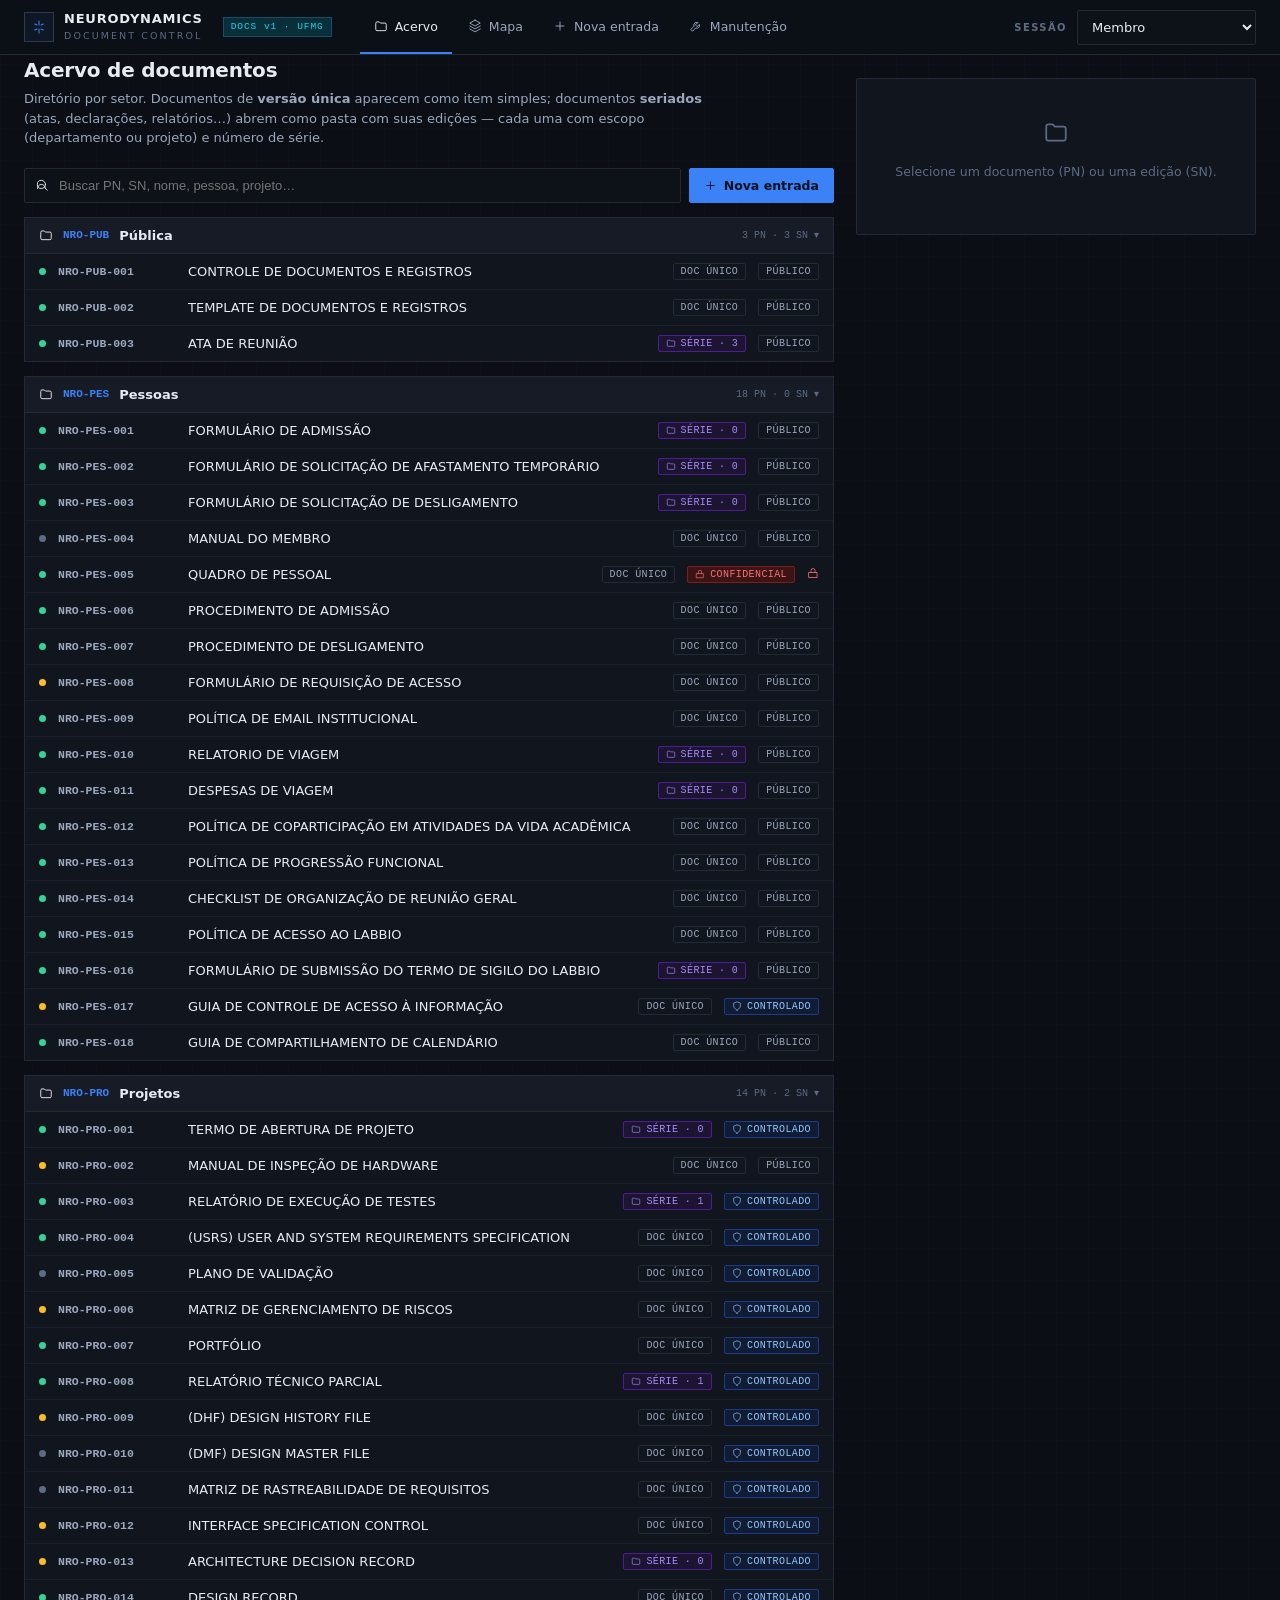
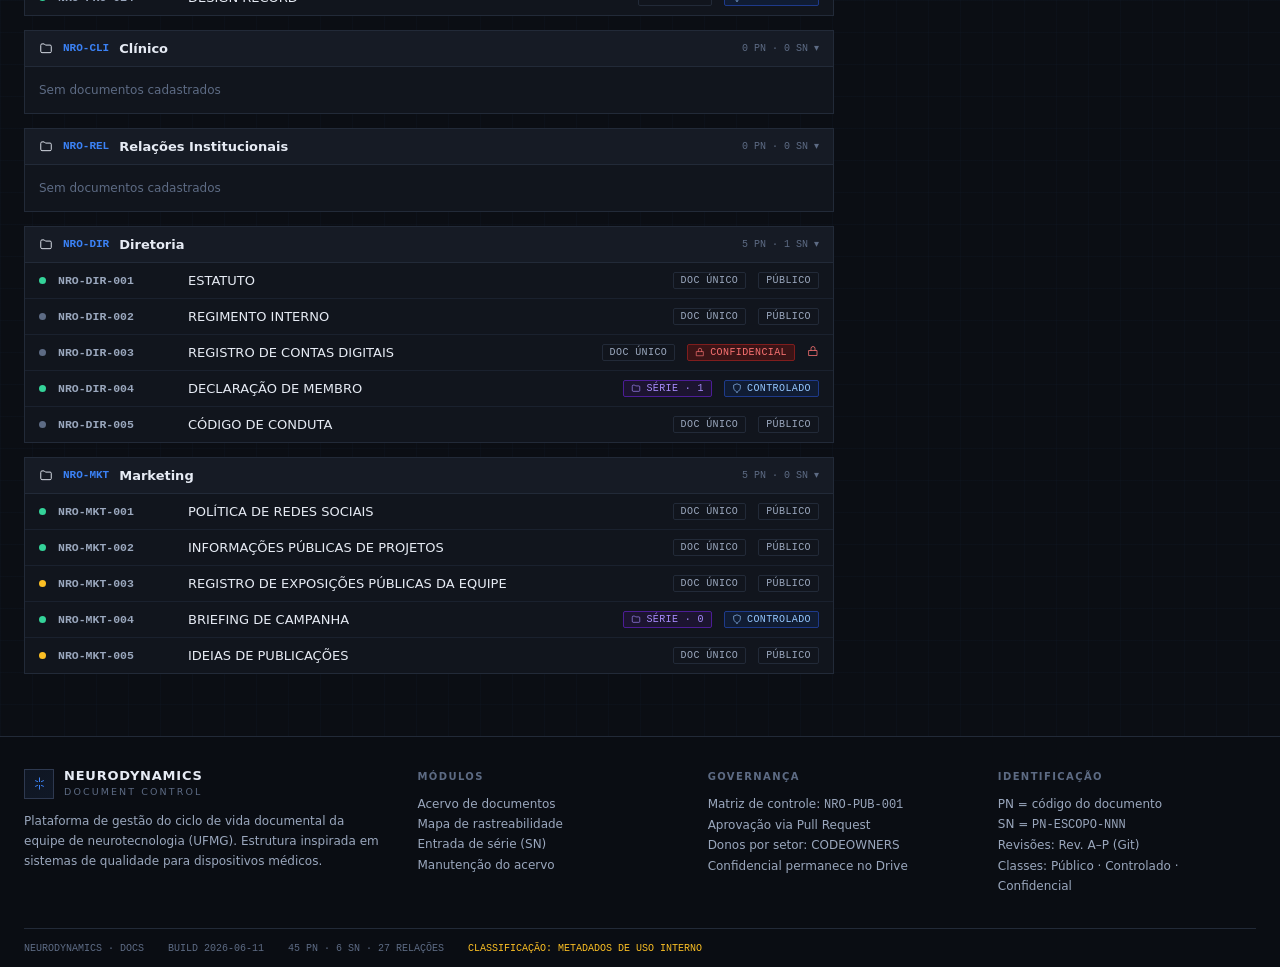
<file: catalogo/index.html>
<!DOCTYPE html>
<html lang="pt-BR">
<head>
<meta charset="UTF-8"/>
<meta name="viewport" content="width=device-width, initial-scale=1.0"/>
<title>Neurodynamics · DOCS</title>
<link rel="stylesheet" href="brand.css"/>
<style>
  /* ---- app-specific (sobre o brand.css) ---- */
  main{padding:28px 0;min-height:60vh}
  .cols{display:grid;gap:22px;grid-template-columns:1fr 400px}
  @media(max-width:1000px){.cols{grid-template-columns:1fr}}
  .sticky{position:sticky;top:78px;align-self:start;max-height:calc(100vh - 100px);overflow:auto}

  /* acervo: pastas */
  .folder{margin-bottom:14px}
  .fhead{display:flex;align-items:center;gap:10px;width:100%;text-align:left;background:var(--panel2);
    border:1px solid var(--line);padding:10px 14px;color:var(--t1)}
  .fhead:hover{border-color:var(--line2)}
  .fhead .fcode{font-family:var(--mono);font-size:11px;font-weight:600;color:var(--accent)}
  .fhead .fname{font-weight:600;font-size:13px}
  .fhead .fmeta{margin-left:auto;font-family:var(--mono);font-size:10px;color:var(--t3)}
  .fbody{border:1px solid var(--line);border-top:0;background:var(--panel)}
  .pnrow{display:flex;align-items:center;gap:12px;width:100%;text-align:left;background:transparent;border:0;
    border-bottom:1px solid #1a212e;padding:9px 14px;color:var(--t1)}
  .pnrow:last-child{border-bottom:0}
  .pnrow:hover{background:var(--panel2)}
  .pnrow.sel{background:#13203a;box-shadow:inset 2px 0 0 var(--accent)}
  .pnrow .code{width:118px;flex-shrink:0;font-family:var(--mono);font-size:11.5px;font-weight:600;color:var(--t2)}
  .pnrow .name{flex:1;font-size:13px;overflow:hidden;text-overflow:ellipsis;white-space:nowrap}
  .snrow{display:flex;align-items:center;gap:10px;width:100%;text-align:left;background:var(--inset);border:0;
    border-bottom:1px solid #161d29;padding:7px 14px 7px 34px;color:var(--t2);font-size:12px}
  .snrow:hover{background:#101622;color:var(--t1)}
  .snrow.sel{background:#13203a;color:var(--t1);box-shadow:inset 2px 0 0 var(--cyan)}
  .snrow .sn{font-family:var(--mono);font-size:11px;color:var(--cyan);width:208px;flex-shrink:0}
  .snrow .st{flex:1;overflow:hidden;text-overflow:ellipsis;white-space:nowrap}
  .tools{display:flex;gap:8px;flex-wrap:wrap;margin-bottom:14px}

  /* mapa */
  .lane{margin-bottom:14px}
  .nodes{display:grid;gap:8px;grid-template-columns:repeat(3,1fr);padding:12px}
  @media(max-width:620px){.nodes{grid-template-columns:1fr 1fr}}
  .node{border:1px solid var(--line);background:var(--inset);padding:9px;text-align:left;color:var(--t1)}
  .node:hover{border-color:var(--line2)}
  .node.sel{border-color:var(--accent);background:#13203a}
  .node.dim{opacity:.28}
  .node .nc{display:flex;justify-content:space-between;align-items:center}
  .node .ncode{font-family:var(--mono);font-size:10.5px;font-weight:600;color:var(--t3)}
  .node .nname{font-size:11.5px;margin-top:4px;line-height:1.35;color:var(--t2);
    display:-webkit-box;-webkit-line-clamp:2;-webkit-box-orient:vertical;overflow:hidden}
  .relgrp{margin-top:14px}
  .rrow{display:flex;align-items:center;gap:8px;width:100%;text-align:left;background:var(--inset);
    border:1px solid var(--line);padding:7px 9px;margin-top:4px;color:var(--t2);font-size:12px}
  .rrow:hover{border-color:var(--line2);color:var(--t1)}
  .rrow .rc{font-family:var(--mono);font-size:10.5px;font-weight:600;color:var(--t3)}

  /* entrada (wizard) */
  .wstep{counter-increment:step;margin-bottom:18px}
  .wstep .whead{display:flex;align-items:center;gap:10px;margin-bottom:10px}
  .wstep .wnum{width:22px;height:22px;display:grid;place-items:center;border:1px solid var(--line2);
    font-family:var(--mono);font-size:11px;color:var(--accent)}
  .snpreview{font-family:var(--mono);font-size:15px;color:var(--cyan);letter-spacing:.04em;
    background:var(--inset);border:1px dashed #164e63;padding:10px 14px;margin:6px 0 2px}
  .paper{background:#f5f6f8;color:#10151d;border:1px solid var(--line);padding:34px 38px;font-size:12.5px;line-height:1.65}
  .paper .phead{display:flex;justify-content:space-between;border-bottom:2px solid #10151d;padding-bottom:10px;margin-bottom:18px}
  .paper .phead .pl b{font-size:14px;letter-spacing:.08em}
  .paper .phead .pl span{display:block;font-size:9px;letter-spacing:.2em;color:#5b6678;text-transform:uppercase}
  .paper .pcode{text-align:right;font-family:var(--mono);font-size:10.5px;color:#222}
  .paper h2{font-size:15px;margin:0 0 4px}
  .paper .pmeta{font-size:11px;color:#444;margin-bottom:16px}
  .paper h3{font-size:11px;text-transform:uppercase;letter-spacing:.1em;margin:16px 0 4px;color:#333}
  .paper p{margin:4px 0;white-space:pre-wrap}
  .paper .sig{margin-top:42px;display:flex;gap:40px}
  .paper .sig div{flex:1;border-top:1px solid #222;padding-top:5px;font-size:10.5px;text-align:center;color:#333}
  .paper .pfoot{margin-top:26px;border-top:1px solid #c8ccd4;padding-top:8px;font-family:var(--mono);font-size:9px;color:#666;display:flex;justify-content:space-between}

  /* manutenção */
  .mgrid{display:grid;gap:14px;grid-template-columns:repeat(4,1fr);margin-bottom:20px}
  @media(max-width:880px){.mgrid{grid-template-columns:1fr 1fr}}
  .mcard{padding:14px}
  .mcard .num{font-family:var(--mono);font-size:26px;font-weight:600}
  .mcard .lbl{font-size:11px;color:var(--t2);margin-top:2px}

  /* print */
  #printRoot{display:none}
  @media print{
    body.nd>*{display:none!important}
    body.nd{background:#fff!important}
    #printRoot{display:block!important}
    #printRoot .paper{border:0;padding:0;background:#fff;color:#000}
  }
</style>
</head>
<body class="nd">
<div id="app"></div>
<div id="printRoot"></div>
<script src="data.js"></script>
<script>
(function(){
const DATA=window.NEURO_DATA;
if(!DATA){document.getElementById('app').innerHTML='<div style="padding:60px;text-align:center;color:#9aa7bd">Falha ao carregar data.js — sirva via HTTP ou verifique o build.</div>';return}
const DOCS=DATA.documentos,REL=DATA.relacoes,SET=DATA.setores,PROJ=DATA.projetos||[],INST=DATA.instancias||[];
const byCode=Object.fromEntries(DOCS.map(d=>[d.code,d]));
const setorOf=c=>c.split('-')[1];
const SECTORS=Object.keys(SET);
const esc=s=>(s==null?'':String(s)).replace(/[&<>"]/g,m=>({'&':'&amp;','<':'&lt;','>':'&gt;','"':'&quot;'}[m]));
const pad3=n=>String(n).padStart(3,'0');
const escopoNome=e=>SET[e]?SET[e].nome:(PROJ.find(p=>p.id===e)||{}).nome||e;

/* ---- ícones ---- */
const P={layers:'m12 2 9 5-9 5-9-5 9-5Z M3 12l9 5 9-5M3 17l9 5 9-5',folder:'M3 7a2 2 0 0 1 2-2h4l2 2h8a2 2 0 0 1 2 2v9a2 2 0 0 1-2 2H5a2 2 0 0 1-2-2Z',file:'M14 2H6a2 2 0 0 0-2 2v16a2 2 0 0 0 2 2h12a2 2 0 0 0 2-2V8Z M14 2v6h6',plus:'M12 5v14M5 12h14',wrench:'M14.7 6.3a4.5 4.5 0 0 0-6 6L3 18l3 3 5.7-5.7a4.5 4.5 0 0 0 6-6L14 13l-3-3 3.7-3.7Z',lock:'M4 11h16v10H4Z M8 11V7a4 4 0 0 1 8 0v4',shield:'M12 22s8-4 8-10V5l-8-3-8 3v7c0 6 8 10 8 10Z',eye:'M2 12s3.5-7 10-7 10 7 10 7-3.5 7-10 7S2 12 2 12Z M15 12a3 3 0 1 1-6 0 3 3 0 0 1 6 0Z',up:'M12 19V6M5 12l7-7 7 7',check:'M20 6 9 17l-5-5',x:'M18 6 6 18M6 6l12 12',search:'M18 18a7 7 0 1 0-14 0M21 21l-4.3-4.3 M18 11a7 7 0 1 0-14 0 7 7 0 0 0 14 0Z',net:'M12 3v6m0 6v6M5.6 7.5 9 9m6 6 3.4 1.5M18.4 7.5 15 9m-6 6-3.4 1.5',print:'M6 9V2h12v7M6 18H4a2 2 0 0 1-2-2v-5a2 2 0 0 1 2-2h16a2 2 0 0 1 2 2v5a2 2 0 0 1-2 2h-2M6 14h12v8H6Z',copy:'M8 8h12v12H8Z M16 8V4H4v12h4'};
const ic=(k,s)=>`<svg width="${s||15}" height="${s||15}" viewBox="0 0 24 24" fill="none" stroke="currentColor" stroke-width="1.6" stroke-linecap="round" stroke-linejoin="round"><path d="${P[k]}"/></svg>`;

/* ---- tokens de estado ---- */
const SDOT={'EM VIGÊNCIA':'var(--ok)','RASCUNHO':'var(--warn)','INEXISTENTE':'var(--t3)','EMITIDO':'var(--ok)','CANCELADO':'var(--danger)'};
const stChip=s=>`<span class="nd-chip ${s==='EM VIGÊNCIA'||s==='EMITIDO'?'ok':s==='RASCUNHO'?'warn':s==='CANCELADO'?'danger':''}">${esc(s)}</span>`;
const clChip=c=>`<span class="nd-chip ${c==='CONTROLADO'?'accent':c==='CONFIDENCIAL'?'danger':''}">${c==='CONFIDENCIAL'?ic('lock',10):c==='CONTROLADO'?ic('shield',10):''}${esc(c)}</span>`;

/* ---- grupos ---- */
const GRUPOS={visitante:{nome:'Visitante',clear:['PÚBLICO'],submeter:false,aprovar:false,soVigente:true},
membro:{nome:'Membro',clear:['PÚBLICO','CONTROLADO'],submeter:true,aprovar:false,soVigente:false},
revisor:{nome:'Revisor',clear:['PÚBLICO','CONTROLADO'],submeter:true,aprovar:false,soVigente:false},
aprovador:{nome:'Aprovador / Diretoria',clear:['PÚBLICO','CONTROLADO','CONFIDENCIAL'],submeter:true,aprovar:true,soVigente:false}};
const podeVer=(d,g)=>g.clear.includes(d.classe)&&(!g.soVigente||d.status==='EM VIGÊNCIA');

/* ---- séries ---- */
const instOf=pn=>INST.filter(i=>i.pn===pn).sort((a,b)=>(a.escopo+pad3(a.numero)).localeCompare(b.escopo+pad3(b.numero)));
const nextNum=(pn,escopo)=>INST.filter(i=>i.pn===pn&&i.escopo===escopo).reduce((m,i)=>Math.max(m,+i.numero||0),0)+1;
const KIND={'NRO-PUB-003':'ata','NRO-DIR-004':'declaracao','NRO-PRO-008':'relatorio','NRO-PRO-003':'relatorio','NRO-PES-010':'relatorio'};

/* ---- estado ---- */
const st={tab:'acervo',role:'membro',sel:null,selSN:null,q:'',open:{},
  w:{pn:'',escopo:'',campos:{}}};
const $=s=>document.querySelector(s);

/* ===================== SHELL ===================== */
function shell(){
document.getElementById('app').innerHTML=`
<header class="nd-header"><div class="nd-wrap bar">
  <div class="nd-logo"><div class="mark">${ic('net',16)}</div>
    <div class="word"><b>NEURODYNAMICS</b><span>Document Control</span></div></div>
  <span class="nd-env">DOCS v1 · UFMG</span>
  <nav class="nd-nav">
    <button class="tab" data-t="acervo">${ic('folder',14)} Acervo</button>
    <button class="tab" data-t="mapa">${ic('layers',14)} Mapa</button>
    <button class="tab" data-t="entrada">${ic('plus',14)} Nova entrada</button>
    <button class="tab" data-t="manut">${ic('wrench',14)} Manutenção</button>
  </nav>
  <div class="nd-right"><span class="nd-micro">Sessão</span>
    <select class="nd-select" id="role" style="width:auto">${Object.entries(GRUPOS).map(([k,v])=>`<option value="${k}">${v.nome}</option>`).join('')}</select>
  </div>
</div></header>
<main class="nd-wrap"><div id="view"></div></main>
<footer class="nd-footer"><div class="nd-wrap">
  <div class="grid">
    <div><div class="nd-logo" style="margin-bottom:10px"><div class="mark">${ic('net',15)}</div>
      <div class="word"><b>NEURODYNAMICS</b><span>Document Control</span></div></div>
      <p>Plataforma de gestão do ciclo de vida documental da equipe de neurotecnologia (UFMG).
      Estrutura inspirada em sistemas de qualidade para dispositivos médicos.</p></div>
    <div><h5>Módulos</h5><ul>
      <li><a href="#" data-go="acervo">Acervo de documentos</a></li>
      <li><a href="#" data-go="mapa">Mapa de rastreabilidade</a></li>
      <li><a href="#" data-go="entrada">Entrada de série (SN)</a></li>
      <li><a href="#" data-go="manut">Manutenção do acervo</a></li></ul></div>
    <div><h5>Governança</h5><ul>
      <li>Matriz de controle: <span class="mono">NRO-PUB-001</span></li>
      <li>Aprovação via Pull Request</li>
      <li>Donos por setor: CODEOWNERS</li>
      <li>Confidencial permanece no Drive</li></ul></div>
    <div><h5>Identificação</h5><ul>
      <li>PN = código do documento</li>
      <li>SN = <span class="mono">PN-ESCOPO-NNN</span></li>
      <li>Revisões: Rev. A–P (Git)</li>
      <li>Classes: Público · Controlado · Confidencial</li></ul></div>
  </div>
  <div class="strip"><span>NEURODYNAMICS · DOCS</span><span>BUILD ${esc(DATA._meta.gerado)}</span>
    <span>${DOCS.length} PN · ${INST.length} SN · ${REL.length} RELAÇÕES</span>
    <span class="cls">CLASSIFICAÇÃO: METADADOS DE USO INTERNO</span></div>
</div></footer>`;
$('#role').value=st.role;
$('#role').onchange=e=>{st.role=e.target.value;view()};
document.querySelectorAll('.nd-nav .tab').forEach(b=>b.onclick=()=>{st.tab=b.dataset.t;st.sel=null;st.selSN=null;view()});
document.querySelectorAll('[data-go]').forEach(a=>a.onclick=e=>{e.preventDefault();st.tab=a.dataset.go;view();scrollTo({top:0})});
view();
}
function view(){document.querySelectorAll('.nd-nav .tab').forEach(b=>b.classList.toggle('active',b.dataset.t===st.tab));
({acervo:renderAcervo,mapa:renderMapa,entrada:renderEntrada,manut:renderManut})[st.tab]();}

/* ===================== ACERVO ===================== */
function renderAcervo(){
$('#view').innerHTML=`<div class="cols"><div>
  <h1 class="nd-h1">Acervo de documentos</h1>
  <p class="nd-sub">Diretório por setor. Documentos de <b>versão única</b> aparecem como item simples;
  documentos <b>seriados</b> (atas, declarações, relatórios…) abrem como pasta com suas edições — cada uma com escopo
  (departamento ou projeto) e número de série.</p>
  <div class="tools">
    <div style="flex:1;display:flex;align-items:center;gap:8px" class="nd-input">
      ${ic('search',14)}<input id="q" style="flex:1;background:none;border:0;outline:none;color:var(--t1);font-size:13px" placeholder="Buscar PN, SN, nome, pessoa, projeto…" value="${esc(st.q)}">
    </div>
    <button class="nd-btn primary" id="goNew">${ic('plus',13)} Nova entrada</button>
  </div>
  <div id="folders"></div>
</div><aside class="sticky"><div id="adetail"></div></aside></div>`;
$('#q').oninput=e=>{st.q=e.target.value;renderFolders()};
$('#goNew').onclick=()=>{st.tab='entrada';view()};
renderFolders();renderADetail();
}
function matches(d,term){return [d.code,d.nome,d.autor,d.revisor,d.subtipo,d.projeto].filter(Boolean).join(' ').toLowerCase().includes(term)}
function matchesSN(i,term){return [i.sn,i.titulo,i.autor,escopoNome(i.escopo)].filter(Boolean).join(' ').toLowerCase().includes(term)}
function renderFolders(){
const term=st.q.trim().toLowerCase(),g=GRUPOS[st.role];
$('#folders').innerHTML=SECTORS.map(s=>{
  let docs=DOCS.filter(d=>setorOf(d.code)===s);
  if(term)docs=docs.filter(d=>matches(d,term)||instOf(d.code).some(i=>matchesSN(i,term)));
  if(!docs.length&&term)return '';
  const open=st.open[s]!==false;
  const body=!docs.length?`<div style="padding:14px;color:var(--t3);font-size:12px">Sem documentos cadastrados</div>`
    :docs.map(d=>{
      const series=instOf(d.code);
      const showSN=d.seriado&&(open||term)&&(st.open['pn:'+d.code]||term&&series.some(i=>matchesSN(i,term)));
      return `<button class="pnrow ${st.sel===d.code&&!st.selSN?'sel':''}" data-pn="${d.code}">
        <span class="nd-dot" style="background:${SDOT[d.status]||'var(--t3)'}" title="${esc(d.status)}"></span>
        <span class="code">${d.code}</span><span class="name">${esc(d.nome)}</span>
        ${d.seriado?`<span class="nd-chip violet">${ic('folder',10)} SÉRIE · ${series.length}</span>`:`<span class="nd-chip">DOC ÚNICO</span>`}
        ${clChip(d.classe)}
        ${podeVer(d,g)?'':`<span style="color:var(--danger)">${ic('lock',12)}</span>`}
      </button>`+
      (showSN?series.filter(i=>!term||matchesSN(i,term)||matches(d,term)).map(i=>`
        <button class="snrow ${st.selSN===i.sn?'sel':''}" data-sn="${i.sn}">
          <span class="sn">${i.sn}</span>
          <span class="nd-chip">${esc(escopoNome(i.escopo))}</span>
          <span class="nd-chip">Nº ${pad3(i.numero)}</span>
          <span class="st">${esc(i.titulo)}</span>
          <span class="nd-dot" style="background:${SDOT[i.status]||'var(--t3)'}"></span>
        </button>`).join(''):'');
    }).join('');
  return `<div class="folder">
    <button class="fhead" data-s="${s}">${ic('folder',14)}
      <span class="fcode">NRO-${s}</span><span class="fname">${esc(SET[s].nome)}</span>
      <span class="fmeta">${docs.length} PN · ${docs.reduce((a,d)=>a+instOf(d.code).length,0)} SN ${open?'▾':'▸'}</span></button>
    ${open?`<div class="fbody">${body}</div>`:''}
  </div>`;
}).join('')||`<div style="padding:30px;text-align:center;color:var(--t3)">Nada encontrado.</div>`;
document.querySelectorAll('.fhead').forEach(b=>b.onclick=()=>{st.open[b.dataset.s]=st.open[b.dataset.s]===false;renderFolders()});
document.querySelectorAll('.pnrow').forEach(b=>b.onclick=()=>{const pn=b.dataset.pn;
  if(byCode[pn].seriado)st.open['pn:'+pn]=!st.open['pn:'+pn];
  st.sel=pn;st.selSN=null;renderFolders();renderADetail()});
document.querySelectorAll('.snrow').forEach(b=>b.onclick=ev=>{ev.stopPropagation();st.selSN=b.dataset.sn;st.sel=INST.find(i=>i.sn===b.dataset.sn).pn;renderFolders();renderADetail()});
}
function renderADetail(){
const box=$('#adetail');if(!box)return;
const g=GRUPOS[st.role];
if(st.selSN){const i=INST.find(x=>x.sn===st.selSN),d=byCode[i.pn];
  box.innerHTML=`<div class="nd-card pad">
    <span class="nd-micro">Edição de série</span>
    <div class="mono" style="font-size:15px;color:var(--cyan);margin:4px 0">${i.sn}</div>
    <h2 style="font-size:15px;margin:0 0 10px">${esc(i.titulo)}</h2>
    <div class="tools">${stChip(i.status)}<span class="nd-chip">${esc(escopoNome(i.escopo))}</span><span class="nd-chip">Nº ${pad3(i.numero)}</span></div>
    <dl class="nd-kv" style="display:grid;grid-template-columns:1fr 1fr;gap:10px;margin:14px 0">
      <div><dt>Tipo (PN)</dt><dd class="mono">${i.pn}</dd></div>
      <div><dt>Documento-mãe</dt><dd>${esc(d.nome)}</dd></div>
      <div><dt>Data</dt><dd>${esc(i.data||'—')}</dd></div>
      <div><dt>Autor</dt><dd>${esc(i.autor||'—')}</dd></div>
    </dl>
    ${i.arquivo?`<a class="nd-btn block" target="_blank" rel="noopener" href="${esc(i.arquivo)}">${ic('eye',14)} Abrir arquivo</a>`
      :`<button class="nd-btn block" disabled>${ic('eye',14)} Arquivo não vinculado</button>`}
    ${i.nota?`<p style="font-size:11px;color:var(--warn);margin-top:10px">${esc(i.nota)}</p>`:''}
  </div>`;return}
if(!st.sel){box.innerHTML=`<div class="nd-card pad" style="text-align:center;color:var(--t3);padding:40px 20px">${ic('folder',26)}<p style="font-size:12.5px">Selecione um documento (PN) ou uma edição (SN).</p></div>`;return}
const d=byCode[st.sel];
if(!podeVer(d,g)){box.innerHTML=`<div class="nd-card pad" style="border-color:#7f1d1d">
  <span style="color:var(--danger)">${ic('lock',22)}</span>
  <div class="mono" style="margin-top:6px;font-size:12px;color:var(--danger)">${d.code}</div>
  <h2 style="font-size:15px;margin:4px 0">${esc(d.nome)}</h2>
  <p style="font-size:12.5px;color:var(--t2)">Classe <b>${esc(d.classe)}</b> indisponível para o grupo <b>${esc(g.nome)}</b>.</p></div>`;return}
const series=instOf(d.code);
const revs=[];if(d.autor)revs.push(`Rev. A — ${d.data_autor||''} · ${d.autor}`);if(d.revisor)revs.push(`Rev. B — ${d.data_rev||''} · ${d.revisor}`);
box.innerHTML=`<div class="nd-card pad">
  <span class="nd-micro">${d.seriado?'Documento seriado (PN)':'Documento de versão única'}</span>
  <div class="mono" style="font-size:13px;color:var(--accent);margin:4px 0">${d.code}</div>
  <h2 style="font-size:15px;margin:0 0 10px">${esc(d.nome)}</h2>
  <div class="tools">${stChip(d.status)}${clChip(d.classe)}<span class="nd-chip">${esc(d.subtipo)}</span>${d.seriado?`<span class="nd-chip violet">ESCOPO: ${esc(d.escopo_serie||'—')}</span>`:''}</div>
  <p style="font-size:12.5px;color:var(--t2)">${esc(d.objetivo)}</p>
  ${d.template_url?`<a class="nd-btn block" target="_blank" rel="noopener" href="${esc(d.template_url)}">${ic('file',14)} ${d.seriado?'Abrir modelo (template)':'Abrir / baixar versão atual'}</a>`
    :`<button class="nd-btn block" disabled>${ic('file',14)} Link pendente</button>`}
  ${d.seriado?`<button class="nd-btn primary block" id="newFromPN" style="margin-top:8px" ${g.submeter?'':'disabled'}>${ic('plus',13)} Dar entrada em nova edição</button>`:''}
  <div style="display:grid;gap:8px;margin-top:8px">
    <button class="nd-btn block" ${g.submeter?'':'disabled'}>${ic('up',13)} Submeter nova versão (PR)</button>
    <button class="nd-btn block" ${g.aprovar?'':'disabled'}>${ic('check',13)} Aprovar e publicar (merge)</button>
  </div>
  ${d.seriado?`<h4 class="nd-micro" style="margin:18px 0 6px">Edições registradas (${series.length})</h4>
    ${series.length?`<table class="nd-table"><tr><th>SN</th><th>Escopo</th><th>Título</th></tr>
    ${series.map(i=>`<tr><td class="mono" style="color:var(--cyan);font-size:11px">…${i.escopo}-${pad3(i.numero)}</td><td>${esc(escopoNome(i.escopo))}</td><td>${esc(i.titulo)}</td></tr>`).join('')}</table>`
    :`<p style="font-size:12px;color:var(--t3)">Nenhuma edição ainda.</p>`}`:''}
  <h4 class="nd-micro" style="margin:18px 0 6px">Revisões do modelo</h4>
  ${revs.length?revs.map(r=>`<div class="mono" style="font-size:11px;color:var(--t2);padding:3px 0">${esc(r)}</div>`).join(''):`<p style="font-size:12px;color:var(--t3)">Sem revisões registradas.</p>`}
</div>`;
const nb=$('#newFromPN');if(nb)nb.onclick=()=>{st.w={pn:d.code,escopo:'',campos:{}};st.tab='entrada';view()};
}

/* ===================== MAPA ===================== */
function relacoesDe(code){return{
  alimenta:REL.filter(e=>e.de===code&&e.tipo==='ALIMENTA').map(e=>e.para),
  deriva:REL.filter(e=>e.para===code&&e.tipo==='ALIMENTA').map(e=>e.de),
  ref:REL.filter(e=>e.tipo==='REFERENCIA'&&(e.de===code||e.para===code)).map(e=>e.de===code?e.para:e.de)}}
function conectados(code){const s=new Set([code]);REL.forEach(e=>{if(e.de===code)s.add(e.para);if(e.para===code)s.add(e.de)});return s}
function renderMapa(){
$('#view').innerHTML=`<div class="cols"><div>
  <h1 class="nd-h1">Mapa de rastreabilidade</h1>
  <p class="nd-sub">Como os tipos de documento se amarram: <b style="color:var(--accent)">alimenta</b> ·
  <b style="color:var(--cyan)">deriva de</b> · <b style="color:var(--t3)">referencia</b>. Clique para focar.</p>
  <div id="lanes"></div></div>
  <aside class="sticky"><div id="mdetail"></div></aside></div>`;
renderLanes();renderMDetail();
}
function renderLanes(){
const conn=st.sel?conectados(st.sel):null;
$('#lanes').innerHTML=SECTORS.map(s=>{
  const docs=DOCS.filter(d=>setorOf(d.code)===s);
  return `<div class="nd-card lane"><div style="display:flex;gap:10px;align-items:baseline;padding:10px 14px;border-bottom:1px solid var(--line)">
    <span class="mono" style="font-size:11px;color:var(--accent);font-weight:600">NRO-${s}</span>
    <span style="font-weight:600;font-size:13px">${esc(SET[s].nome)}</span>
    <span style="font-size:11px;color:var(--t3)">${esc(SET[s].desc||'')}</span></div>
    ${docs.length?`<div class="nodes">${docs.map(d=>{
      const dim=conn&&!conn.has(d.code);
      return `<button class="node ${st.sel===d.code?'sel':''} ${dim?'dim':''}" data-c="${d.code}">
        <div class="nc"><span class="ncode">${d.code}</span><span class="nd-dot" style="background:${SDOT[d.status]||'var(--t3)'}"></span></div>
        <div class="nname">${esc(d.nome)}</div></button>`}).join('')}</div>`
    :`<div style="padding:14px;color:var(--t3);font-size:12px">Sem documentos cadastrados</div>`}</div>`;
}).join('');
document.querySelectorAll('.node').forEach(n=>n.onclick=()=>{st.sel=n.dataset.c;renderLanes();renderMDetail()});
}
function relGroup(t,color,codes){if(!codes.length)return'';
return `<div class="relgrp"><h4 class="nd-micro" style="margin:0 0 4px"><span class="nd-dot" style="display:inline-block;background:${color};margin-right:5px"></span>${t}</h4>`+
codes.map(c=>{const d=byCode[c];return d?`<button class="rrow" data-c="${c}"><span class="rc">${c}</span><span style="overflow:hidden;text-overflow:ellipsis;white-space:nowrap">${esc(d.nome)}</span></button>`:''}).join('')+`</div>`}
function renderMDetail(){
const box=$('#mdetail');if(!box)return;
if(!st.sel){box.innerHTML=`<div class="nd-card pad" style="text-align:center;color:var(--t3);padding:40px 20px">${ic('layers',26)}<p style="font-size:12.5px">Selecione um documento.</p></div>`;return}
const d=byCode[st.sel],r=relacoesDe(st.sel);
box.innerHTML=`<div class="nd-card pad">
  <div class="mono" style="font-size:12px;color:var(--accent)">${d.code}</div>
  <h2 style="font-size:15px;margin:2px 0 10px">${esc(d.nome)}</h2>
  <div class="tools">${stChip(d.status)}${clChip(d.classe)}${d.seriado?'<span class="nd-chip violet">SÉRIE</span>':''}</div>
  <p style="font-size:12.5px;color:var(--t2)">${esc(d.objetivo)}</p>
  ${relGroup('Alimenta','var(--accent)',r.alimenta)}${relGroup('Deriva de','var(--cyan)',r.deriva)}${relGroup('Referencia','var(--t3)',r.ref)}
</div>`;
box.querySelectorAll('.rrow').forEach(b=>b.onclick=()=>{st.sel=b.dataset.c;renderLanes();renderMDetail()});
}

/* ===================== ENTRADA (wizard) ===================== */
const FORM={
 ata:[['titulo','Título / pauta da reunião','input'],['data','Data','date'],['local','Local','input'],['participantes','Participantes (um por linha)','textarea'],['pauta','Pauta','textarea'],['deliberacoes','Deliberações e encaminhamentos','textarea']],
 declaracao:[['titulo','Título da declaração','input'],['data','Data','date'],['destinatario','Nome do declarado / destinatário','input'],['corpo','Texto da declaração','textarea']],
 relatorio:[['titulo','Título do relatório','input'],['data','Data','date'],['periodo','Período coberto','input'],['resumo','Resumo executivo','textarea'],['atividades','Atividades realizadas','textarea'],['proximos','Próximos passos','textarea']],
 texto:[['titulo','Título','input'],['data','Data','date'],['corpo','Conteúdo','textarea']]};
function renderEntrada(){
const g=GRUPOS[st.role];
const serPNs=DOCS.filter(d=>d.seriado);
const d=byCode[st.w.pn];
const kind=d?(KIND[d.code]||'texto'):null;
const escopos=d?(d.escopo_serie==='PROJETO'?PROJ.map(p=>[p.id,p.nome+' (projeto)']):SECTORS.map(s=>[s,SET[s].nome+' (depto)'])):[];
const num=d&&st.w.escopo?nextNum(d.code,st.w.escopo):null;
const sn=num?`${d.code}-${st.w.escopo}-${pad3(num)}`:null;
$('#view').innerHTML=`<div class="cols"><div>
  <h1 class="nd-h1">Nova entrada de série</h1>
  <p class="nd-sub">Dá entrada numa nova edição de documento seriado: o sistema gera o <b>SN</b>, você preenche o conteúdo
  sem se preocupar com formatação, e o documento sai em PDF no papel timbrado padrão.</p>
  ${g.submeter?'':`<div class="nd-card pad" style="border-color:#713f12;margin-bottom:14px;color:var(--warn);font-size:12.5px">O grupo ${esc(g.nome)} não pode dar entrada em documentos. Troque a sessão para Membro ou superior.</div>`}
  <div class="nd-card pad">
    <div class="wstep"><div class="whead"><span class="wnum">1</span><span class="nd-micro">Tipo de documento (PN)</span></div>
      <select class="nd-select" id="wpn" ${g.submeter?'':'disabled'}>
        <option value="">Selecione…</option>
        ${serPNs.map(p=>`<option value="${p.code}" ${st.w.pn===p.code?'selected':''}>${p.code} — ${esc(p.nome)}</option>`).join('')}
      </select>
      ${d?`<p style="font-size:11.5px;color:var(--t3);margin:6px 0 0">${esc(d.objetivo)} Escopo da série: <b>${esc(d.escopo_serie||'—')}</b>.</p>`:''}
    </div>
    ${d?`<div class="wstep"><div class="whead"><span class="wnum">2</span><span class="nd-micro">Vincular a ${d.escopo_serie==='PROJETO'?'um projeto':'um departamento'}</span></div>
      <select class="nd-select" id="wesc">
        <option value="">Selecione…</option>
        ${escopos.map(([id,n])=>`<option value="${id}" ${st.w.escopo===id?'selected':''}>${esc(n)}</option>`).join('')}
      </select></div>`:''}
    ${sn?`<div class="wstep"><div class="whead"><span class="wnum">3</span><span class="nd-micro">Serial number gerado</span></div>
      <div class="snpreview">${sn}</div>
      <p style="font-size:11px;color:var(--t3)">${pad3(num)} = ${num}ª edição de ${d.code} no escopo ${esc(escopoNome(st.w.escopo))}.</p></div>
    <div class="wstep"><div class="whead"><span class="wnum">4</span><span class="nd-micro">Conteúdo</span></div>
      ${FORM[kind].map(([k,lbl,t])=>`<div class="nd-field"><label class="nd-micro">${lbl}</label>
        ${t==='textarea'?`<textarea class="nd-textarea" data-k="${k}">${esc(st.w.campos[k]||'')}</textarea>`
        :`<input class="nd-input" type="${t==='date'?'date':'text'}" data-k="${k}" value="${esc(st.w.campos[k]||'')}">`}</div>`).join('')}
      <div style="display:flex;gap:8px;flex-wrap:wrap">
        <button class="nd-btn primary" id="wpdf">${ic('print',14)} Gerar PDF</button>
        <button class="nd-btn" id="wreg">${ic('copy',14)} Copiar linha de registro (aba Séries)</button>
      </div>
      <p style="font-size:11px;color:var(--t3);margin-top:10px">O PDF é gerado pelo navegador (Imprimir → Salvar como PDF) já no padrão visual.
      Depois: 1) salve o PDF com o nome <span class="mono">${sn}</span>; 2) suba-o na pasta do setor via Pull Request;
      3) cole a linha de registro na aba <b>Séries</b> da planilha de metadados — o catálogo atualiza no merge.</p>
    </div>`:''}
  </div>
</div>
<aside class="sticky"><div class="nd-micro" style="margin-bottom:8px">Pré-visualização</div><div id="paper"></div></aside></div>`;
$('#wpn')&&($('#wpn').onchange=e=>{st.w.pn=e.target.value;st.w.escopo='';st.w.campos={};renderEntrada()});
$('#wesc')&&($('#wesc').onchange=e=>{st.w.escopo=e.target.value;renderEntrada()});
document.querySelectorAll('[data-k]').forEach(el=>el.oninput=()=>{st.w.campos[el.dataset.k]=el.value;paint(sn,kind,d)});
const bp=$('#wpdf');if(bp)bp.onclick=()=>{document.getElementById('printRoot').innerHTML=$('#paper').innerHTML;print()};
const br=$('#wreg');if(br)br.onclick=()=>{
  const c=st.w.campos;const today=new Date().toLocaleDateString('pt-BR');
  const line=[sn,d.code,st.w.escopo,num,c.titulo||'',c.data?c.data.split('-').reverse().join('/'):today,'','RASCUNHO','',''].join('\t');
  navigator.clipboard.writeText(line).then(()=>{br.textContent='Copiado ✓';setTimeout(()=>renderEntrada(),1200)});};
paint(sn,kind,d);
}
function paint(sn,kind,d){
const box=$('#paper');if(!box)return;
if(!sn){box.innerHTML=`<div class="nd-card pad" style="text-align:center;color:var(--t3);padding:40px 20px">${ic('file',26)}<p style="font-size:12.5px">Complete os passos 1 e 2 para pré-visualizar.</p></div>`;return}
const c=st.w.campos,today=new Date().toLocaleDateString('pt-BR');
const dt=c.data?c.data.split('-').reverse().join('/'):today;
const block=(t,v)=>v?`<h3>${t}</h3><p>${esc(v)}</p>`:'';
let body='';
if(kind==='ata')body=block('Local',c.local)+block('Participantes',c.participantes)+block('Pauta',c.pauta)+block('Deliberações e encaminhamentos',c.deliberacoes);
else if(kind==='declaracao')body=(c.destinatario?`<p><b>Declarado:</b> ${esc(c.destinatario)}</p>`:'')+block('Declaração',c.corpo);
else if(kind==='relatorio')body=block('Período',c.periodo)+block('Resumo executivo',c.resumo)+block('Atividades realizadas',c.atividades)+block('Próximos passos',c.proximos);
else body=block('Conteúdo',c.corpo);
box.innerHTML=`<div class="paper">
  <div class="phead"><div class="pl"><b>NEURODYNAMICS</b><span>Document Control · UFMG</span></div>
    <div class="pcode">${sn}<br>${esc(d.nome)}<br>CLASSE: ${esc(d.classe)}</div></div>
  <h2>${esc(c.titulo||'(sem título)')}</h2>
  <div class="pmeta">${esc(escopoNome(st.w.escopo))} · ${dt} · Edição Nº ${pad3(nextNum(d.code,st.w.escopo))}</div>
  ${body||'<p style="color:#888">(preencha o conteúdo…)</p>'}
  <div class="sig"><div>Autor</div><div>Aprovador</div></div>
  <div class="pfoot"><span>${sn}</span><span>Gerado em ${today} · NEURODYNAMICS DOCS</span></div>
</div>`;
}

/* ===================== MANUTENÇÃO ===================== */
function renderManut(){
const semArq=DOCS.filter(d=>d.status!=='INEXISTENTE'&&!d.template_url);
const inex=DOCS.filter(d=>d.status==='INEXISTENTE');
const rasc=DOCS.filter(d=>d.status==='RASCUNHO');
const semObj=DOCS.filter(d=>!d.objetivo);
const conectadosSet=new Set();REL.forEach(e=>{conectadosSet.add(e.de);conectadosSet.add(e.para)});
const isolados=DOCS.filter(d=>!conectadosSet.has(d.code));
const snSemArq=INST.filter(i=>!i.arquivo);
const card=(n,l,cls)=>`<div class="nd-card mcard"><div class="num" style="color:${cls}">${n}</div><div class="lbl">${l}</div></div>`;
const lista=(t,items,fmt)=>items.length?`<div class="nd-card" style="margin-bottom:14px"><div style="padding:10px 14px;border-bottom:1px solid var(--line)" class="nd-micro">${t} (${items.length})</div>
  <table class="nd-table">${items.map(fmt).join('')}</table></div>`:'';
$('#view').innerHTML=`<h1 class="nd-h1">Manutenção do acervo</h1>
<p class="nd-sub">Verificações automáticas de integridade sobre o catálogo. Cada pendência aponta a ação na planilha de controle/metadados ou no repositório.</p>
<div class="mgrid">
  ${card(semArq.length,'PN sem arquivo vinculado','var(--warn)')}
  ${card(inex.length,'PN a criar (INEXISTENTE)','var(--t2)')}
  ${card(rasc.length,'Rascunhos em aberto','var(--warn)')}
  ${card(isolados.length,'PN sem relações no mapa','var(--cyan)')}
</div>
${lista('PN sem arquivo vinculado — colar link na coluna TEMPLATE',semArq,d=>`<tr><td class="mono" style="width:120px">${d.code}</td><td>${esc(d.nome)}</td><td style="width:120px">${stChip(d.status)}</td></tr>`)}
${lista('Edições (SN) sem arquivo — subir PDF e colar link na aba Séries',snSemArq,i=>`<tr><td class="mono" style="width:200px;color:var(--cyan)">${i.sn}</td><td>${esc(i.titulo)}</td><td style="width:120px">${stChip(i.status)}</td></tr>`)}
${lista('Documentos a criar',inex,d=>`<tr><td class="mono" style="width:120px">${d.code}</td><td>${esc(d.nome)}</td><td style="width:140px">${clChip(d.classe)}</td></tr>`)}
${lista('Rascunhos aguardando conclusão',rasc,d=>`<tr><td class="mono" style="width:120px">${d.code}</td><td>${esc(d.nome)}</td></tr>`)}
${lista('Sem relações registradas (conferir no NRO-PUB-001_metadados → Relações)',isolados,d=>`<tr><td class="mono" style="width:120px">${d.code}</td><td>${esc(d.nome)}</td></tr>`)}
${semObj.length?'':''}`;
}

shell();
})();
</script>
</body>
</html>
</file>
<file: catalogo/brand.css>
/* ============================================================================
   NEURODYNAMICS · DESIGN SYSTEM (brand.css)
   Linguagem visual compartilhada entre as ferramentas internas.
   Inspiração: software de defesa/dados (Palantir): dark, denso, técnico,
   cantos retos, microtipografia uppercase, acento azul-aço, código em mono.
   Importe este arquivo e use os tokens/componentes abaixo.
   ========================================================================== */

:root{
  /* superfícies */
  --bg:#0b0e14;          /* fundo da página */
  --panel:#11151d;       /* cartões e painéis */
  --panel2:#161b25;      /* painel elevado / hover */
  --inset:#0d1118;       /* campos, áreas rebaixadas */
  --line:#222a38;        /* bordas */
  --line2:#2e3950;       /* bordas em foco/hover */

  /* texto */
  --t1:#e6ebf4;          /* primário */
  --t2:#9aa7bd;          /* secundário */
  --t3:#5d6b84;          /* terciário / microlabels */

  /* acentos */
  --accent:#3b82f6;      /* azul-aço (ação primária) */
  --accent-dim:#1d3a6b;
  --ok:#34d399;  --ok-dim:#0c2f24;
  --warn:#fbbf24; --warn-dim:#3a2c0a;
  --danger:#f87171; --danger-dim:#3b1416;
  --violet:#a78bfa; --cyan:#22d3ee;

  /* tipografia */
  --sans:"Inter","Segoe UI",system-ui,-apple-system,sans-serif;
  --mono:"IBM Plex Mono","SF Mono",Menlo,Consolas,monospace;

  /* geometria — cantos retos são parte da identidade */
  --r:2px;
  --pad:16px;
}

*{box-sizing:border-box}
body.nd{margin:0;background:var(--bg);color:var(--t1);font-family:var(--sans);
  font-size:13.5px;line-height:1.5;-webkit-font-smoothing:antialiased;
  background-image:
    linear-gradient(rgba(59,130,246,.025) 1px,transparent 1px),
    linear-gradient(90deg,rgba(59,130,246,.025) 1px,transparent 1px);
  background-size:32px 32px;}
.nd a{color:inherit;text-decoration:none}
.nd button{font-family:inherit;cursor:pointer}
.nd ::selection{background:var(--accent-dim)}
.nd-wrap{max-width:1440px;margin:0 auto;padding:0 24px}
.mono{font-family:var(--mono)}

/* ---------- microtipografia ---------- */
.nd-micro{font-size:10px;font-weight:600;text-transform:uppercase;letter-spacing:.14em;color:var(--t3)}
.nd-h1{font-size:20px;font-weight:600;letter-spacing:-.01em;margin:0;color:var(--t1)}
.nd-sub{color:var(--t2);font-size:13px;margin:4px 0 20px;max-width:680px}

/* ---------- header ---------- */
.nd-header{background:rgba(13,17,24,.92);backdrop-filter:blur(8px);
  border-bottom:1px solid var(--line);position:sticky;top:0;z-index:50}
.nd-header .bar{display:flex;align-items:center;gap:20px;height:54px;flex-wrap:wrap}
.nd-logo{display:flex;align-items:center;gap:10px}
.nd-logo .mark{width:30px;height:30px;display:grid;place-items:center;
  border:1px solid var(--line2);background:linear-gradient(135deg,#0f1623,#101826);color:var(--accent)}
.nd-logo .word{line-height:1.1}
.nd-logo .word b{font-size:13px;font-weight:700;letter-spacing:.06em;display:block}
.nd-logo .word span{font-size:9.5px;letter-spacing:.22em;color:var(--t3);text-transform:uppercase}
.nd-env{font-family:var(--mono);font-size:9.5px;letter-spacing:.1em;color:var(--cyan);
  border:1px solid #164e63;background:#082f3a;padding:2px 7px}
.nd-nav{display:flex;gap:2px;height:100%;margin-left:8px}
.nd-nav .tab{display:flex;align-items:center;gap:7px;border:0;background:transparent;color:var(--t2);
  font-size:12.5px;font-weight:500;padding:0 14px;height:54px;border-bottom:2px solid transparent}
.nd-nav .tab:hover{color:var(--t1)}
.nd-nav .tab.active{color:var(--t1);border-bottom-color:var(--accent)}
.nd-right{margin-left:auto;display:flex;align-items:center;gap:10px}

/* ---------- footer ---------- */
.nd-footer{border-top:1px solid var(--line);background:#0a0d13;margin-top:48px}
.nd-footer .grid{display:grid;grid-template-columns:1.4fr 1fr 1fr 1fr;gap:32px;padding:32px 0}
@media(max-width:880px){.nd-footer .grid{grid-template-columns:1fr 1fr}}
.nd-footer h5{margin:0 0 10px;font-size:10px;font-weight:600;text-transform:uppercase;letter-spacing:.14em;color:var(--t3)}
.nd-footer p,.nd-footer li{font-size:12px;color:var(--t2);line-height:1.7}
.nd-footer ul{list-style:none;margin:0;padding:0}
.nd-footer a:hover{color:var(--t1)}
.nd-footer .strip{border-top:1px solid var(--line);padding:12px 0;display:flex;flex-wrap:wrap;gap:8px 24px;
  align-items:center;font-family:var(--mono);font-size:10px;color:var(--t3)}
.nd-footer .strip .cls{color:var(--warn)}

/* ---------- componentes ---------- */
.nd-card{background:var(--panel);border:1px solid var(--line);border-radius:var(--r)}
.nd-card.pad{padding:var(--pad)}
.nd-btn{display:inline-flex;align-items:center;justify-content:center;gap:7px;border-radius:var(--r);
  font-size:12.5px;font-weight:500;padding:8px 14px;border:1px solid var(--line2);
  background:var(--panel2);color:var(--t1)}
.nd-btn:hover{border-color:var(--accent);background:#182234}
.nd-btn.primary{background:var(--accent);border-color:var(--accent);color:#06101f;font-weight:600}
.nd-btn.primary:hover{filter:brightness(1.12)}
.nd-btn.ok{background:var(--ok);border-color:var(--ok);color:#06120d;font-weight:600}
.nd-btn[disabled]{cursor:not-allowed;opacity:.38}
.nd-btn.block{display:flex;width:100%}
.nd-chip{display:inline-flex;align-items:center;gap:5px;font-family:var(--mono);font-size:10px;
  font-weight:500;letter-spacing:.04em;padding:2px 7px;border:1px solid var(--line);color:var(--t2);border-radius:var(--r)}
.nd-chip.ok{color:var(--ok);border-color:#14532d;background:var(--ok-dim)}
.nd-chip.warn{color:var(--warn);border-color:#713f12;background:var(--warn-dim)}
.nd-chip.danger{color:var(--danger);border-color:#7f1d1d;background:var(--danger-dim)}
.nd-chip.accent{color:#93c5fd;border-color:#1e3a8a;background:#101c33}
.nd-chip.violet{color:var(--violet);border-color:#4c1d95;background:#1c1430}
.nd-dot{width:7px;height:7px;border-radius:50%;flex-shrink:0}
.nd-input,.nd-select,.nd-textarea{width:100%;background:var(--inset);border:1px solid var(--line);
  border-radius:var(--r);color:var(--t1);font-family:inherit;font-size:13px;padding:8px 10px}
.nd-input:focus,.nd-select:focus,.nd-textarea:focus{outline:none;border-color:var(--accent)}
.nd-textarea{resize:vertical;min-height:90px;line-height:1.6}
.nd-field{margin-bottom:14px}
.nd-field label{display:block;margin-bottom:5px}
.nd-table{width:100%;border-collapse:collapse;font-size:12.5px}
.nd-table th{text-align:left;font-size:10px;font-weight:600;text-transform:uppercase;letter-spacing:.1em;
  color:var(--t3);padding:8px 10px;border-bottom:1px solid var(--line)}
.nd-table td{padding:8px 10px;border-bottom:1px solid #1a212e;vertical-align:top}
.nd-kv dt{font-size:10px;text-transform:uppercase;letter-spacing:.1em;color:var(--t3)}
.nd-kv dd{margin:2px 0 0;font-size:12.5px;color:var(--t1)}
</file>
